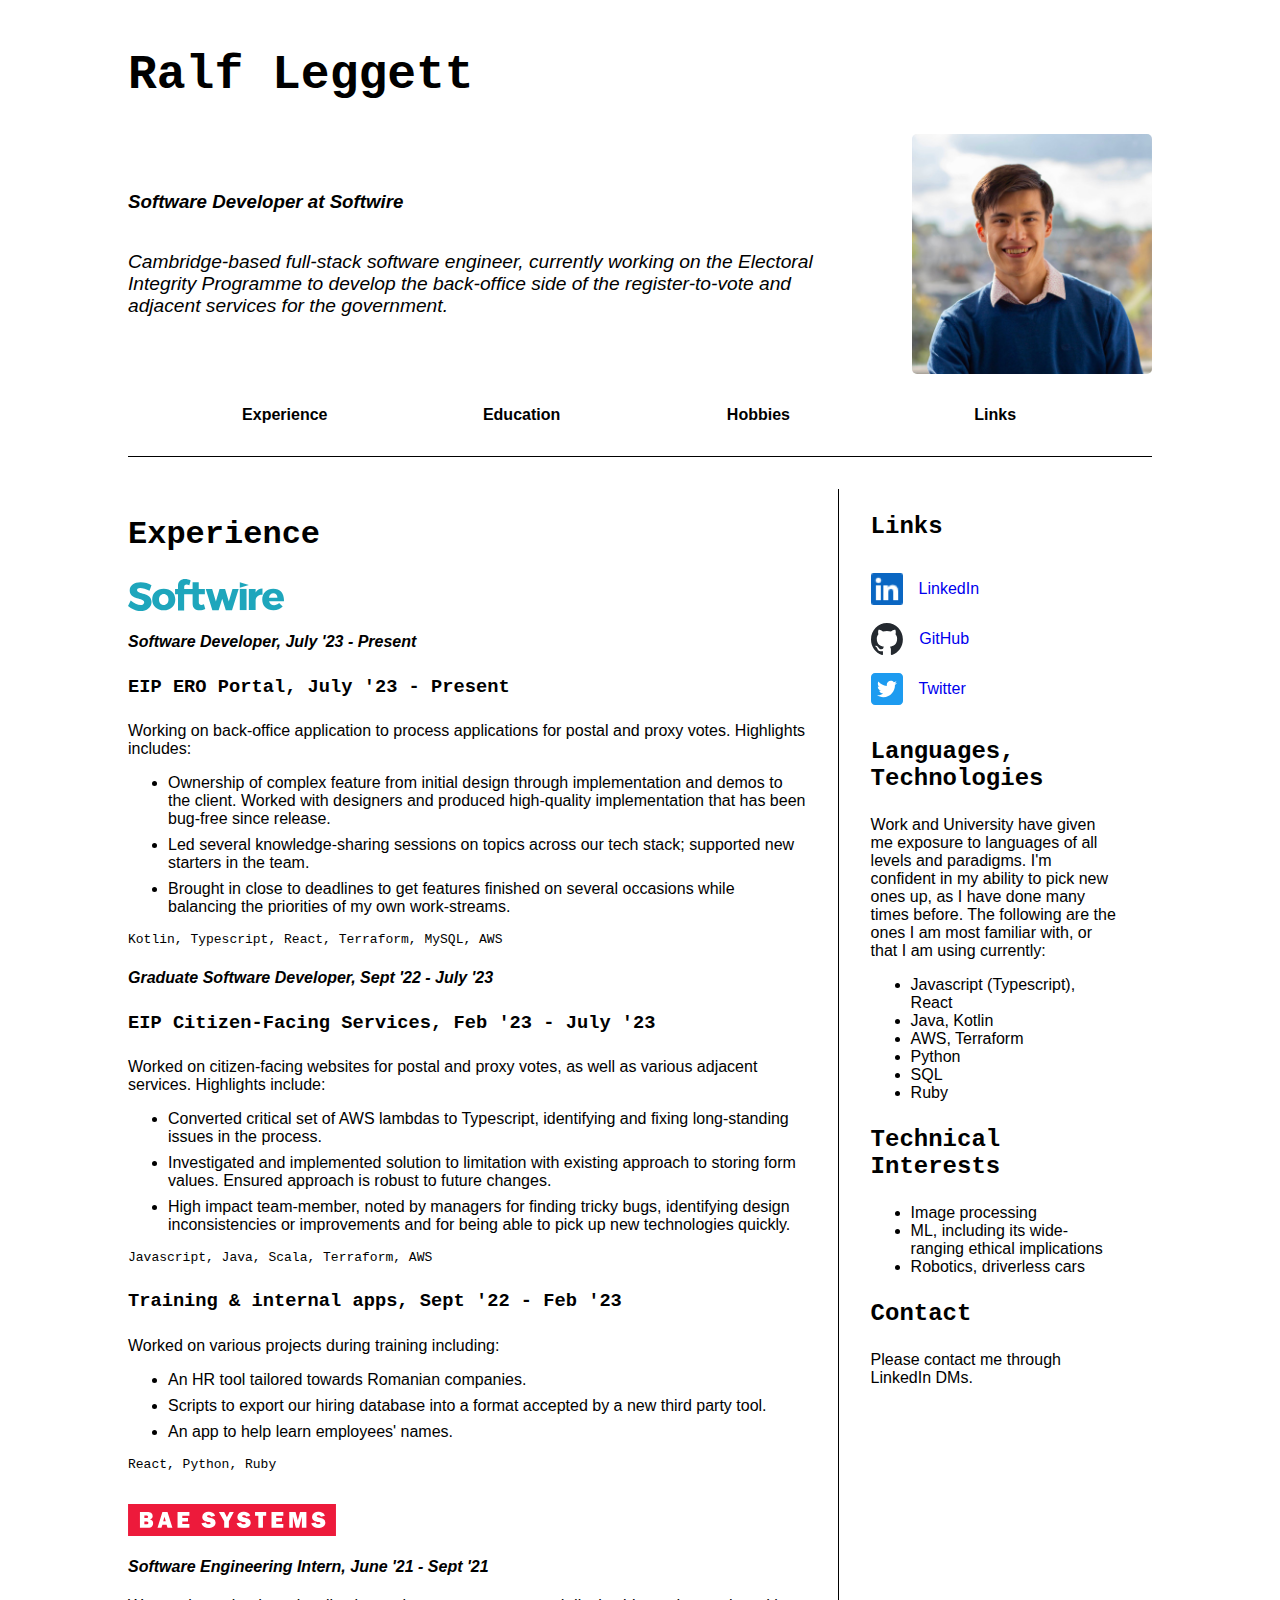
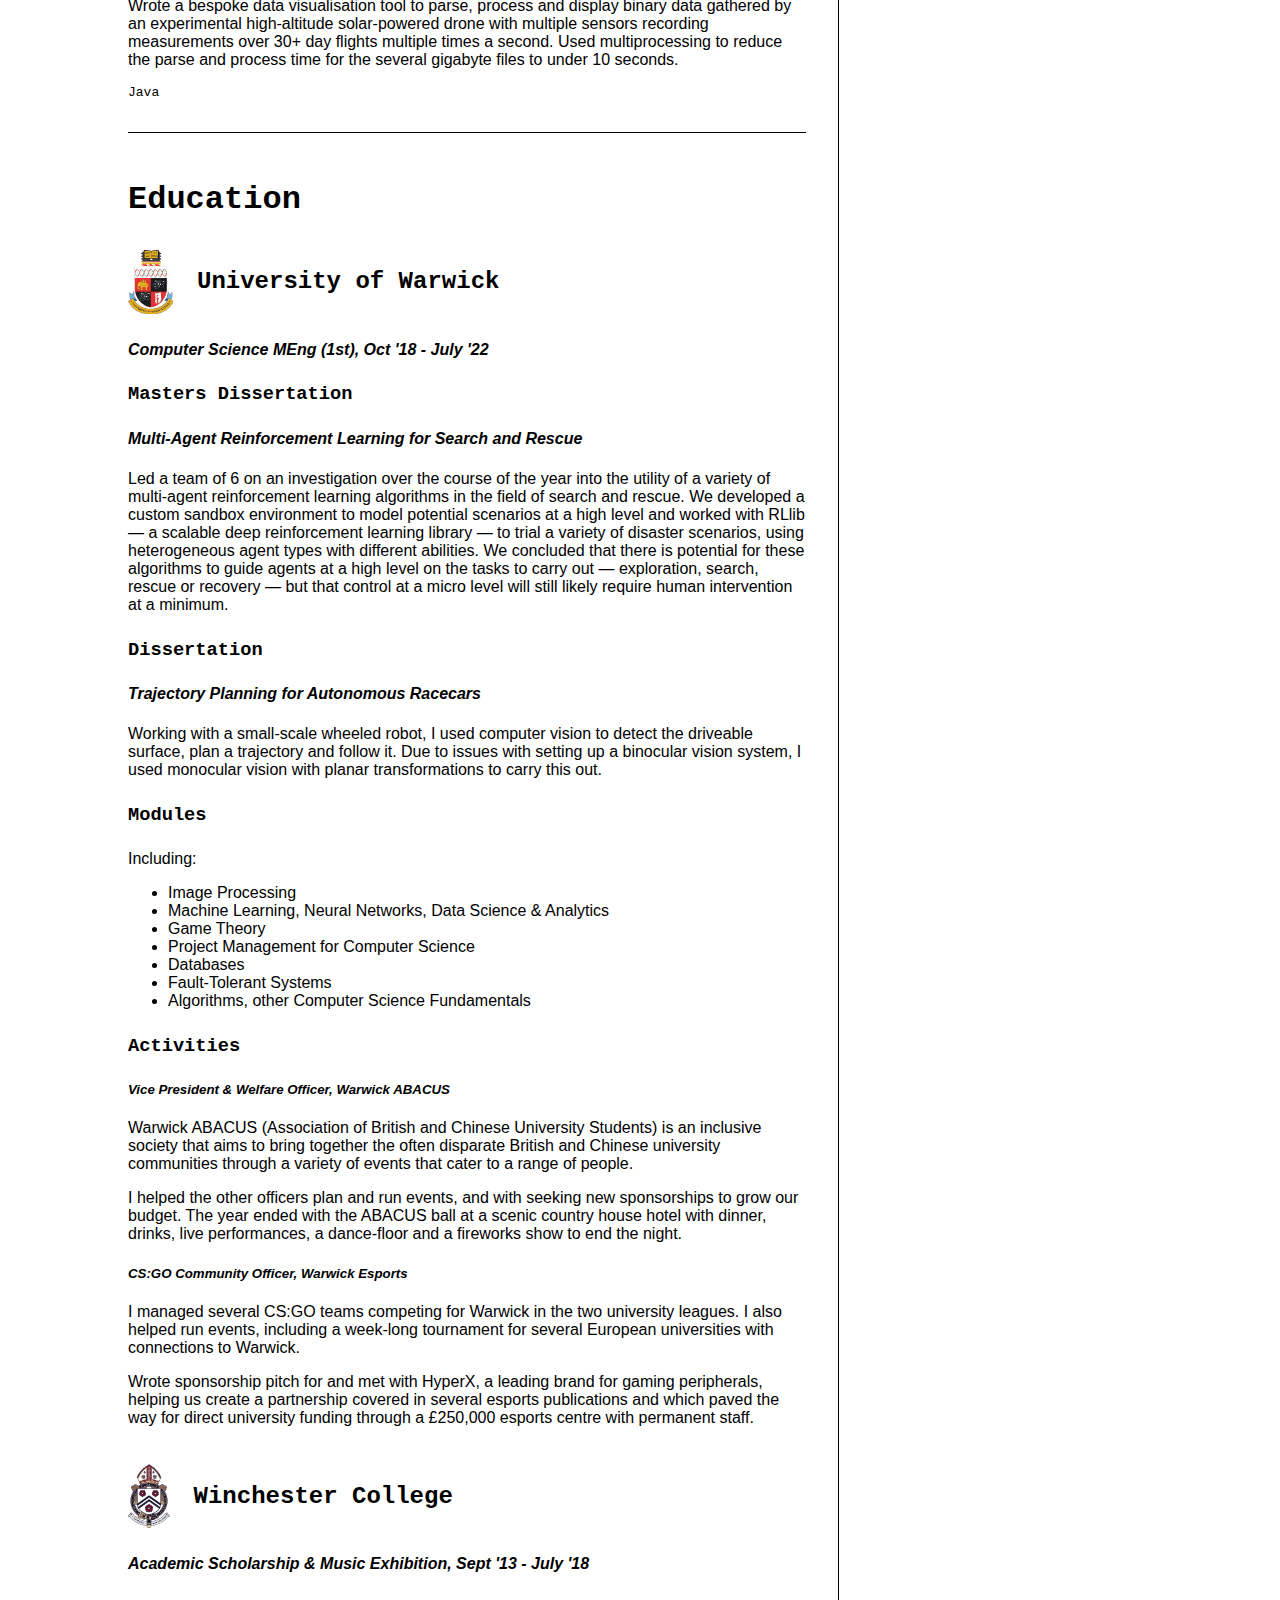
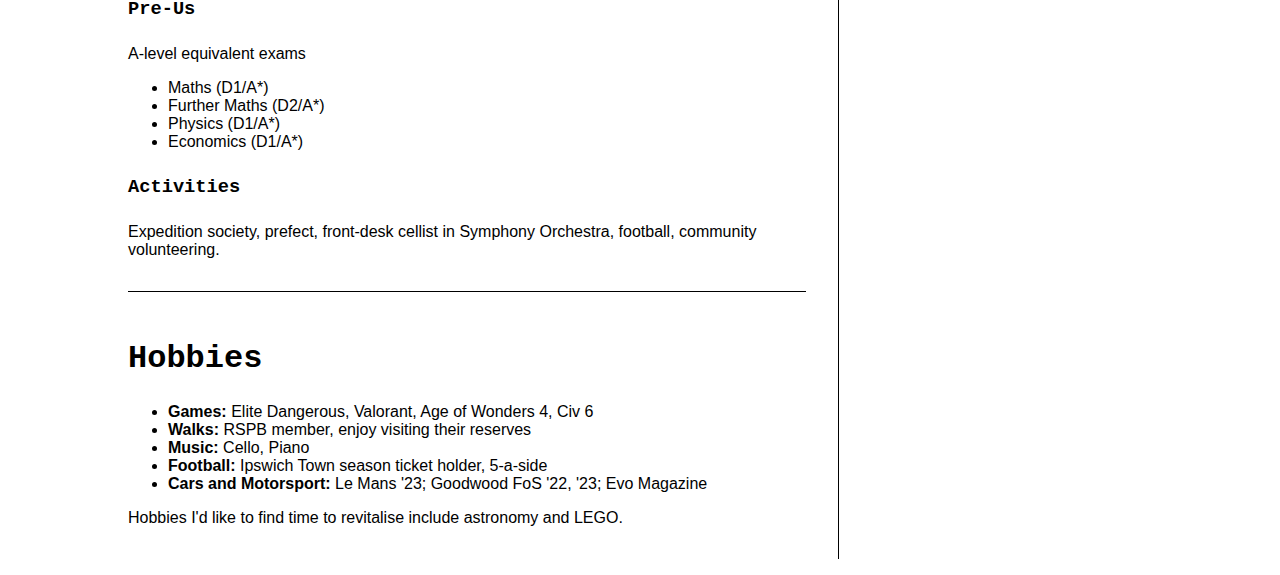
<file: index.html>
<!DOCTYPE html>
<html lang="en">
<head>
    <title>Ralf Leggett</title>
    <link rel="icon" type="image/x-icon" href="image/favicon.png">
    <link rel="stylesheet" href="css/styles.css"/>
    <script src="js/index.js"></script>
    <meta name="author" content="Ralf Leggett">
    <meta name="description" content="Ralf Leggett's Site">
    <meta name="keywords" content="Ralf, Leggett, Ralf Leggett, Developer, Softwire">
    <meta name="viewport" content="width=device-width, initial-scale=1.0">
</head>
<body onload="onLoad()" onresize="onResize()">
<section id="mobile-title">
    <a href="https://ralfleggett.co.uk">
        <h1 class="title">Ralf Leggett</h1>
    </a>
    <input type="checkbox" id="nav-button-input" onclick="toggleNavbarVisibility()"/>
    <label for="nav-button-input" id="nav-button"><span></span></label>
</section>
<header role="banner">
    <section id="header-title">
        <h1 class="title">Ralf Leggett</h1>
    </section>
    <nav id="nav" role="navigation">
        <ul tabindex="-1" aria-label="main navigation">
            <li><a href="#experience" onclick="onLinkClick()" aria-label="Jump to 'Experience' section">Experience</a>
            </li>
            <li><a href="#education" onclick="onLinkClick()" aria-label="Jump to 'Education' section">Education</a></li>
            <li><a href="#hobbies" onclick="onLinkClick()" aria-label="Jump to 'Hobbies' section">Hobbies</a></li>
            <li><a href="#links" onclick="onLinkClick()" aria-label="Jump to 'Links' section">Links</a></li>
        </ul>
    </nav>
    <section id="header-content">
        <div class="header-left">
            <h3 class="subtitle">
                Software Developer at Softwire
            </h3>
            <p id="tagline">
                Cambridge-based full-stack software engineer, currently working on the Electoral Integrity
                Programme to develop the back-office side of the register-to-vote and adjacent services
                for the government.
            </p>
        </div>
        <img
                id="headshot-image"
                class="header-right"
                src="image/Ralf%20Leggett-5-half-size.jpg"
                alt="Headshot image of Ralf Leggett"
        />
    </section>
</header>
<main role="main">
    <article>
        <section>
            <h2 id="experience" class="title">
                Experience
            </h2>
            <div class="subsection">
                <div class="experience-logo-title">
                    <img class="experience-logo" src="image/softwire-logo.svg" alt="Softwire"/>
                </div>
                <h4 class="subtitle">
                    Software Developer, July '23 - Present
                </h4>
                <div class="subsubsection">
                    <h4 class="title">
                        EIP ERO Portal, July '23 - Present
                    </h4>
                    <p>
                        Working on back-office application to process applications for postal and proxy votes.
                        Highlights includes:
                    </p>
                    <ul class="wordy-list">
                        <li>
                            Ownership of complex feature from initial design through implementation and demos to the
                            client. Worked with designers and produced high-quality implementation that has been
                            bug-free since release.
                        </li>
                        <li>
                            Led several knowledge-sharing sessions on topics across our tech stack; supported
                            new starters in the team.
                        </li>
                        <li>
                            Brought in close to deadlines to get features finished on several occasions while balancing
                            the priorities of my own work-streams.
                        </li>
                    </ul>
                    <pre>Kotlin, Typescript, React, Terraform, MySQL, AWS</pre>
                </div>
                <h4 class="subtitle">
                    Graduate Software Developer, Sept '22 - July '23
                </h4>
                <div class="subsubsection">
                    <h4 class="title">
                        EIP Citizen-Facing Services, Feb '23 - July '23
                    </h4>
                    <p>
                        Worked on citizen-facing websites for postal and proxy votes, as well as various
                        adjacent services. Highlights include:
                    </p>
                    <ul class="wordy-list">
                        <li>
                            Converted critical set of AWS lambdas to Typescript, identifying and fixing
                            long-standing issues in the process.
                        </li>
                        <li>
                            Investigated and implemented solution to limitation with existing approach to
                            storing form values. Ensured approach is robust to future changes.
                        </li>
                        <li>
                            High impact team-member, noted by managers for finding tricky bugs, identifying
                            design inconsistencies or improvements and for being able to pick up new
                            technologies quickly.
                        </li>
                    </ul>
                    <pre>Javascript, Java, Scala, Terraform, AWS</pre>
                </div>
                <div class="subsubsection">
                    <h4 class="title">
                        Training & internal apps, Sept '22 - Feb '23
                    </h4>
                    <p>Worked on various projects during training including:</p>
                    <ul class="wordy-list">
                        <li>An HR tool tailored towards Romanian companies.</li>
                        <li>
                            Scripts to export our hiring database into a format accepted by a new third party tool.
                        </li>
                        <li>An app to help learn employees' names.</li>
                    </ul>
                    <pre>React, Python, Ruby</pre>
                </div>
            </div>
            <div class="subsection">
                <div class="experience-logo-title">
                    <img src="image/bae-systems-logo.svg" alt="BAE Systems"/>
                </div>
                <h4 class="subtitle">
                    Software Engineering Intern, June '21 - Sept '21
                </h4>
                <p>
                    Wrote a bespoke data visualisation tool to parse, process and display binary data gathered
                    by an experimental high-altitude solar-powered drone with multiple sensors recording
                    measurements over 30+ day flights multiple times a second. Used multiprocessing to reduce
                    the parse and process time for the several gigabyte files to under 10 seconds.
                </p>
                <pre>Java</pre>
            </div>
        </section>
        <section>
            <h2 id="education" class="title">
                Education
            </h2>
            <div class=" subsection">
                <div class="education-logo-title">
                    <img src="image/warwick-crest.jpg" alt="University of Warwick crest"/>
                    <h3 class="title">
                        University of Warwick
                    </h3>
                </div>
                <h4 class="subtitle">
                    Computer Science MEng (1st), Oct '18 - July '22
                </h4>
                <div class="subsubsection">
                    <h4 class="title">Masters Dissertation</h4>
                    <h4 class="subtitle">Multi-Agent Reinforcement Learning for Search and Rescue</h4>
                    <p>
                        Led a team of 6 on an investigation over the course of the year into the utility of a
                        variety of multi-agent reinforcement learning algorithms in the field of search and
                        rescue. We developed a custom sandbox environment to model potential scenarios at a high
                        level and worked with RLlib — a scalable deep reinforcement learning library — to
                        trial a variety of disaster scenarios, using heterogeneous agent types with different
                        abilities. We concluded that there is potential for these algorithms to guide agents at
                        a high level on the tasks to carry out — exploration, search, rescue or recovery — but
                        that control at a micro level will still likely require human intervention at a minimum.
                    </p>
                </div>
                <div class="subsubsection">
                    <h4 class="title">Dissertation</h4>
                    <h4 class="subtitle">Trajectory Planning for Autonomous Racecars</h4>
                    <p>
                        Working with a small-scale wheeled robot, I used computer vision to detect the driveable
                        surface, plan a trajectory and follow it. Due to issues with setting up a binocular
                        vision system, I used monocular vision with planar transformations to carry this out.
                    </p>
                </div>
                <div class="subsubsection">
                    <h4 class="title">
                        Modules
                    </h4>
                    Including:
                    <ul>
                        <li>Image Processing</li>
                        <li>Machine Learning, Neural Networks, Data Science & Analytics</li>
                        <li>Game Theory</li>
                        <li>Project Management for Computer Science</li>
                        <li>Databases</li>
                        <li>Fault-Tolerant Systems</li>
                        <li>Algorithms, other Computer Science Fundamentals</li>
                    </ul>
                </div>
                <div class="subsubsection">
                    <h4 class="title">
                        Activities
                    </h4>
                    <div>
                        <h5 class="subtitle">Vice President & Welfare Officer, Warwick ABACUS</h5>
                        <p>
                            Warwick ABACUS (Association of British and Chinese University Students) is an inclusive
                            society that aims to bring together the often disparate British and Chinese university
                            communities through a variety of events that cater to a range of people.
                        </p>
                        <p>
                            I helped the other officers plan and run events, and with seeking new sponsorships to grow
                            our budget. The year ended with the ABACUS ball at a scenic country house hotel with dinner,
                            drinks, live performances, a dance-floor and a fireworks show to end the night.
                        </p>
                    </div>
                    <div>
                        <h5 class="subtitle">CS:GO Community Officer, Warwick Esports</h5>
                        <p>
                            I managed several CS:GO teams competing for Warwick in the two university leagues. I also
                            helped run events, including a week-long tournament for several European universities with
                            connections to Warwick.
                        </p>
                        <p>
                            Wrote sponsorship pitch for and met with HyperX, a leading brand for gaming peripherals,
                            helping us create a partnership covered in several esports publications and which paved the
                            way for direct university funding through a £250,000 esports centre with permanent staff.
                        </p>
                    </div>
                </div>
            </div>
            <div class="subsection">
                <div class="education-logo-title">
                    <img src="image/winchester-crest.png" alt="Winchester College crest"/>
                    <h3 class="title">
                        Winchester College
                    </h3>
                </div>
                <h4 class="subtitle">
                    Academic Scholarship & Music Exhibition, Sept '13 - July '18
                </h4>
                <div class="subsubsection">
                    <h4 class="title">
                        Pre-Us
                    </h4>
                    A-level equivalent exams
                    <ul>
                        <li>Maths (D1/A*)</li>
                        <li>Further Maths (D2/A*)</li>
                        <li>Physics (D1/A*)</li>
                        <li>Economics (D1/A*)</li>
                    </ul>
                </div>
                <div class="subsubsection">
                    <h4 class="title">
                        Activities
                    </h4>
                    <p>
                        Expedition society, prefect, front-desk cellist in Symphony Orchestra, football,
                        community volunteering.
                    </p>
                </div>
            </div>
        </section>
        <section>
            <h2 id="hobbies" class="title">
                Hobbies
            </h2>
            <div class="subsection">
                <ul>
                    <li><strong>Games:</strong> Elite Dangerous, Valorant, Age of Wonders 4, Civ 6</li>
                    <li><strong>Walks:</strong> RSPB member, enjoy visiting their reserves</li>
                    <li><strong>Music:</strong> Cello, Piano</li>
                    <li><strong>Football:</strong> Ipswich Town season ticket holder, 5-a-side</li>
                    <li><strong>Cars and Motorsport:</strong> Le Mans '23; Goodwood FoS '22, '23; Evo Magazine</li>
                </ul>
                <p>
                    Hobbies I'd like to find time to revitalise include astronomy and LEGO.
                </p>
            </div>
        </section>
    </article>
    <aside>
        <div class="subsection">
            <h3 class="title" id="links">
                Links
            </h3>
            <a
                    class="social-link"
                    href="https://uk.linkedin.com/in/ralf-leggett"
                    target="_blank"
                    referrerpolicy="no-referrer"
                    aria-label="LinkedIn profile, opens in new tab"
            >
                <img class="social-logo" src="image/linkedin.png" alt="LinkedIn logo"/>
                <p>LinkedIn</p>
            </a>
            <a
                    class="social-link"
                    href="https://github.com/ralfleggettsoftwire"
                    target="_blank"
                    referrerpolicy="no-referrer"
                    aria-label="GitHub profile, opens in new tab"
            >
                <img class="social-logo" src="image/github.svg" alt="GitHub logo"/>
                <p>GitHub</p>
            </a>
            <a
                    class="social-link"
                    href="https://twitter.com/RalfLeggett"
                    target="_blank"
                    referrerpolicy="no-referrer"
                    aria-label="Twitter profile, opens in new tab"
            >
                <img class="social-logo" src="image/twitter.svg" alt="Twitter logo"/>
                <p>Twitter</p>
            </a>
        </div>
        <div class="subsection">
            <h3 class="title">
                Languages, Technologies
            </h3>
            <p>
                Work and University have given me exposure to languages of all levels and paradigms. I'm
                confident in my ability to pick new ones up, as I have done many times before. The following
                are the ones I am most familiar with, or that I am using currently:
            </p>
            <ul>
                <li>Javascript (Typescript), React</li>
                <li>Java, Kotlin</li>
                <li>AWS, Terraform</li>
                <li>Python</li>
                <li>SQL</li>
                <li>Ruby</li>
            </ul>
        </div>
        <div class="subsection">
            <h3 class="title">
                Technical Interests
            </h3>
            <ul>
                <li>Image processing</li>
                <li>ML, including its wide-ranging ethical implications</li>
                <li>Robotics, driverless cars</li>
            </ul>
        </div>
        <div class="subsection">
            <h3 class="title">
                Contact
            </h3>
            <p>
                Please contact me through LinkedIn DMs.
            </p>
        </div>
    </aside>
</main>
</body>
</html>
</file>
<file: css/styles.css>
/* General styles for site */
@media (max-width: 768px) {
  #nav-button {
    position: relative;
    height: 2em;
    display: flex;
    justify-content: center;
    align-items: center;
    z-index: 5;
    cursor: pointer;
    user-select: none;
  }
  #nav-button span {
    height: 4px;
    width: 35px;
    border-radius: 2px;
    background-color: darkslategray;
    position: relative;
    display: block;
    transition: all 0.2s ease-in-out;
  }
  #nav-button span:before {
    top: -10px;
    visibility: visible;
  }
  #nav-button span:after {
    top: 10px;
  }
  #nav-button span:before, #nav-button span:after {
    height: 4px;
    width: 35px;
    border-radius: 2px;
    background-color: darkslategray;
    position: absolute;
    content: "";
    transition: all 0.2s ease-in-out;
  }
  #nav-button:hover span, #nav-button:hover span:before, #nav-button:hover span:after {
    background: black;
  }
}
input[type=checkbox] {
  display: none;
}
input[type=checkbox]:checked ~ #nav-button:hover span, input[type=checkbox]:checked ~ #nav-button span {
  background: transparent;
}
input[type=checkbox]:checked ~ #nav-button span:before {
  transform: rotate(45deg) translate(7px, 7px);
  opacity: 1;
}
input[type=checkbox]:checked ~ #nav-button span:after {
  transform: rotate(-45deg) translate(7px, -7px);
}

nav {
  height: calc(100vh - 3.5em);
  width: 100vw;
  top: 3.5em;
  left: 0;
  background: #3AE1FF;
  color: white;
  z-index: 2;
  visibility: hidden;
  position: fixed;
}
nav.active {
  visibility: visible;
}
nav ul {
  height: 100%;
  width: 100%;
  display: flex;
  flex-direction: column;
  justify-content: center;
  align-items: center;
  list-style: none;
  padding: 0;
}
nav li {
  font-size: 1.5em;
  font-weight: bold;
  padding: 1em;
  text-align: center;
}
nav li a {
  color: darkslategray;
}
nav li a:hover {
  color: black;
}

@media (min-width: 768px) {
  nav {
    height: auto;
    width: 100%;
    max-width: 1024px;
    top: 0;
    padding-bottom: 1em;
    order: 3;
    background: white;
    visibility: visible;
    position: relative;
  }
  nav ul {
    height: auto;
    width: 100%;
    flex-direction: row;
    justify-content: space-evenly;
    padding: unset;
  }
  nav li {
    display: inline-block;
    min-width: 10em;
    font-size: 1em;
    padding: 0;
  }
  nav li :not(:last-child) {
    border-right: 1px solid black;
    margin-right: 1em;
  }
  nav li a {
    color: black;
  }
}
.social-link {
  display: flex;
  flex-direction: row;
  align-items: center;
}
.social-link img {
  height: 2em;
  transition: transform 1s ease-in-out;
}
.social-link img:hover {
  transform: rotate(720deg);
}
.social-link p {
  margin-left: 1em;
}

.experience-logo-title {
  display: flex;
  flex-direction: row;
}
.experience-logo-title img {
  max-height: 2em;
}

.education-logo-title {
  display: flex;
  flex-direction: row;
  align-items: center;
}
.education-logo-title h3 {
  margin-left: 1em;
}
.education-logo-title img {
  max-height: 4em;
}

body {
  display: flex;
  flex-direction: column;
  align-items: center;
  font-family: "Arial", sans-serif;
  margin: 0;
  padding: 1em;
  overflow-x: hidden;
}

header, main {
  width: 100%;
  max-width: 1024px;
}

main {
  display: flex;
  flex-direction: column;
}

.title {
  font-family: "Courier New", sans-serif;
}

@media (min-width: 768px) {
  main {
    flex-direction: row;
  }
  article {
    margin-right: 2em;
  }
  aside {
    flex-grow: 1;
    padding: 0 2em;
    border-left: 1px solid black;
  }
  h1.title {
    font-size: 3em;
  }
  h2.title {
    font-size: 2em;
  }
  h3.title {
    font-size: 1.5em;
  }
  h4.title {
    font-size: 1.17em;
  }
  h5.title {
    font-size: 1em;
  }
}
.subtitle {
  font-style: italic;
}

a {
  text-decoration: none;
}

#mobile-title {
  position: fixed;
  top: 0;
  width: 100%;
  display: flex;
  flex-direction: row;
  justify-content: space-between;
  align-items: center;
  background-color: #3AE1FF;
}
#mobile-title * {
  margin: 1em;
}
#mobile-title h1 {
  font-size: 1.5em;
  margin: 0;
}

@media (max-width: 768px) {
  #experience, #education, #hobbies, #links {
    margin-top: 0;
  }
  #experience:before, #education:before, #hobbies:before, #links:before {
    content: "";
    display: block;
    height: 4em;
    margin: -4em 0 0;
  }
}
@media (min-width: 768px) {
  #mobile-title {
    visibility: hidden;
  }
}
header {
  display: flex;
  flex-direction: column;
  margin-bottom: 2em;
  border-bottom: 1px solid black;
}
header #header-title {
  visibility: hidden;
}
header #header-content {
  display: flex;
  flex-direction: column;
  align-items: center;
  padding-bottom: 1em;
}
header .header-left {
  display: flex;
  flex-direction: column;
  align-items: center;
}
header #headshot-image {
  display: none;
}
@media (min-width: 768px) {
  header #header-title {
    display: flex;
    flex-direction: row;
    justify-content: space-between;
    align-items: center;
    visibility: visible;
  }
  header #header-content {
    flex-direction: row;
    justify-content: start;
  }
  header .header-left {
    flex-grow: 5;
    align-items: start;
  }
  header .header-right {
    flex-grow: 1;
    margin-left: 3em;
  }
  header #headshot-image {
    display: block;
    height: 15em;
    width: 15em;
    max-height: 300px;
    max-width: 300px;
    border-radius: 5px;
  }
}
header #tagline {
  font-size: 1.2em;
  font-style: italic;
}

article {
  flex-grow: 5;
}
article section {
  margin-bottom: 3em;
  border-bottom: 1px black solid;
}
article section:last-child {
  margin-bottom: 0;
  border-bottom: none;
}
article .subsection {
  margin-bottom: 2em;
}
article .subsubsection {
  margin-bottom: 1em;
}
article .wordy-list > li {
  margin-bottom: 0.5em;
}
article .wordy-list > li:last-child {
  margin-bottom: 0;
}

pre {
  font-family: monospace;
}

/*# sourceMappingURL=styles.css.map */
</file>
